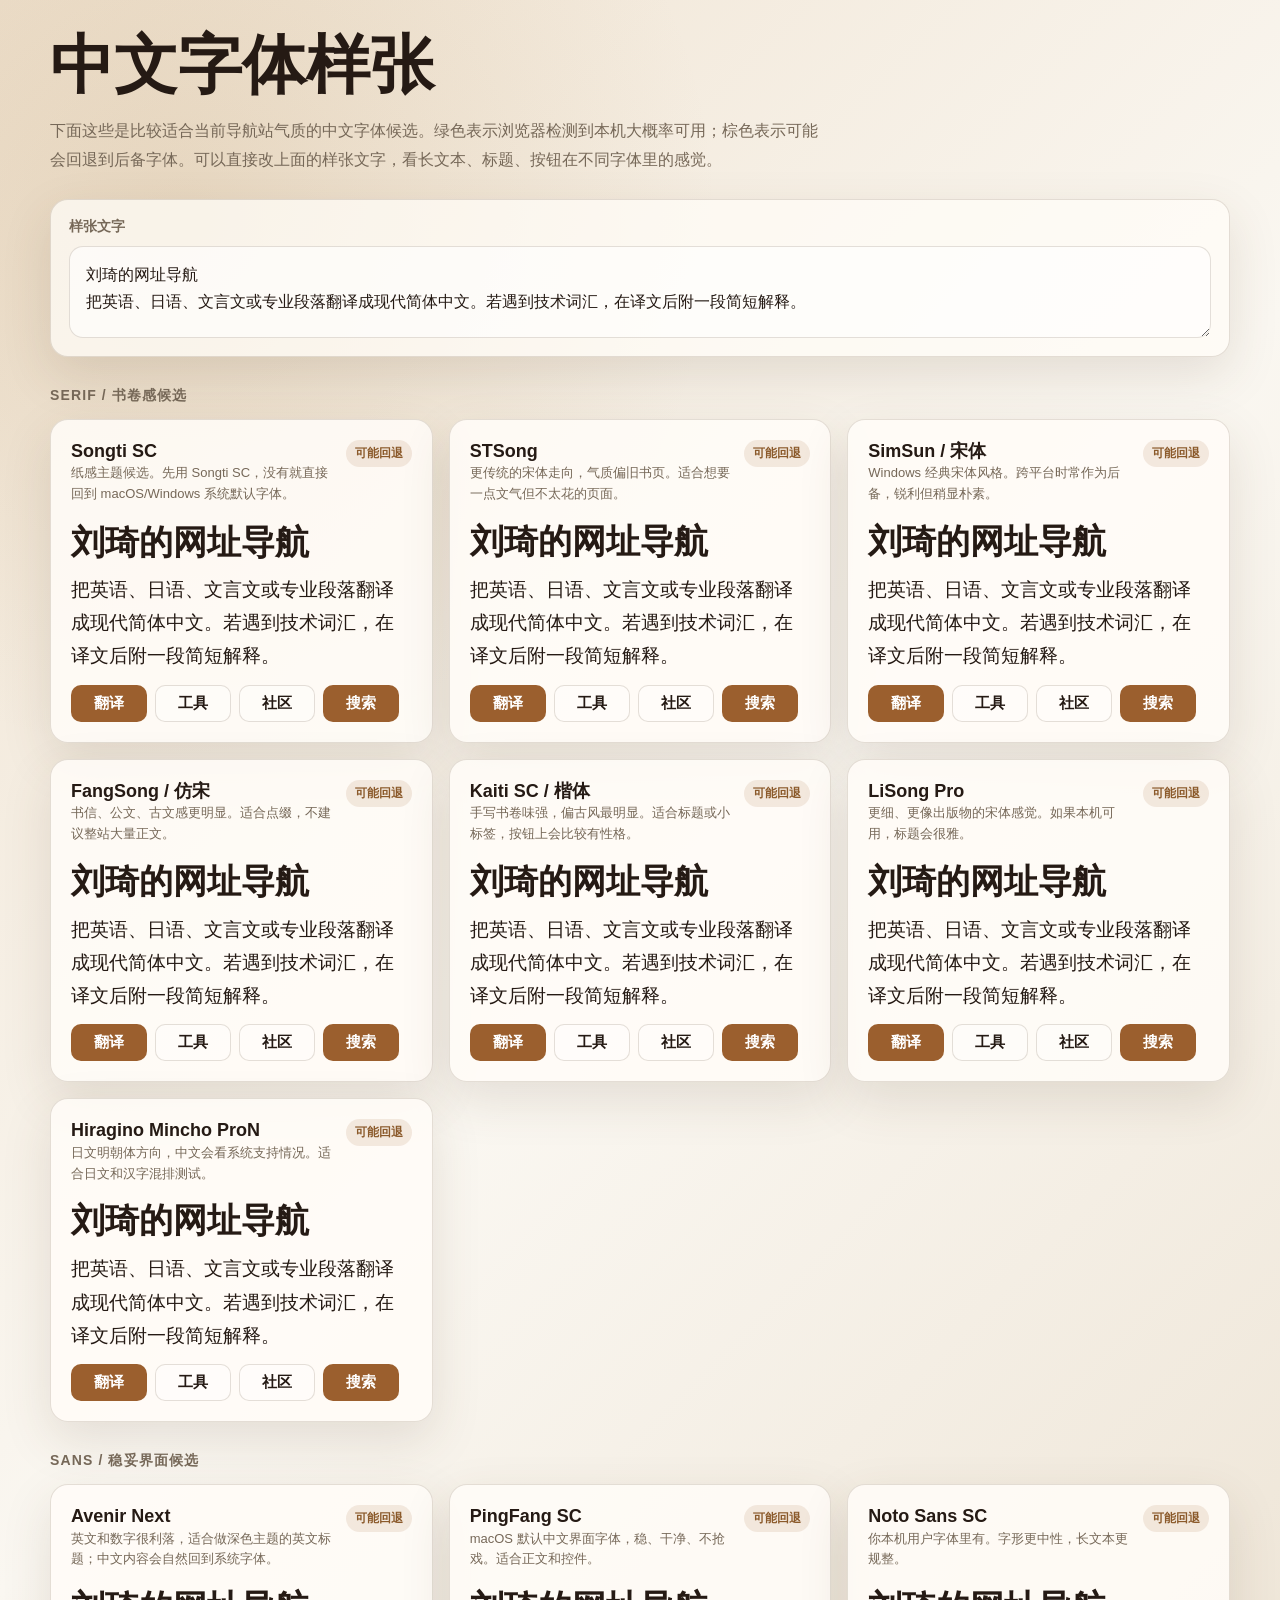
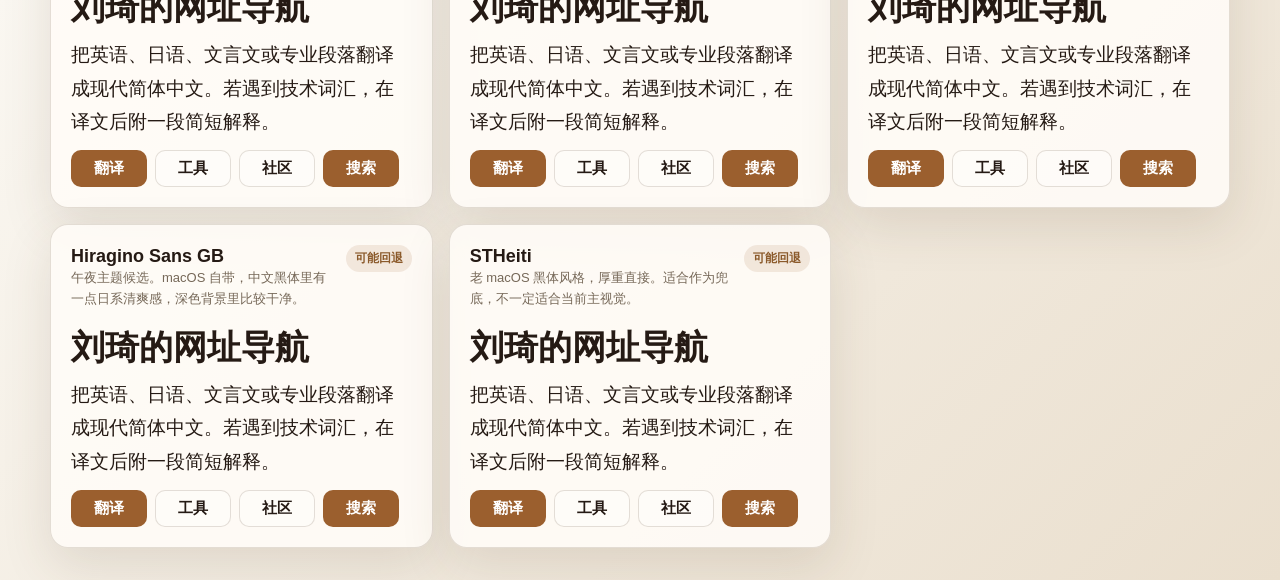
<file: static/font-preview.html>
<!doctype html>
<html lang="zh-CN">
<head>
  <meta charset="utf-8">
  <meta name="viewport" content="width=device-width, initial-scale=1">
  <title>中文字体样张</title>
  <style>
    :root {
      --page: #f3eee6;
      --ink: #251a14;
      --muted: #766858;
      --line: rgba(91, 67, 42, 0.16);
      --panel: rgba(255, 252, 247, 0.88);
      --accent: #9b5f2e;
      --accent-soft: rgba(155, 95, 46, 0.12);
      --shadow: 0 18px 50px rgba(83, 61, 35, 0.13);
      font-family: -apple-system, BlinkMacSystemFont, "Segoe UI", "PingFang SC", sans-serif;
    }

    * {
      box-sizing: border-box;
    }

    body {
      margin: 0;
      min-height: 100vh;
      padding: 32px;
      color: var(--ink);
      background:
        radial-gradient(circle at 14% 10%, rgba(180, 139, 82, 0.18), transparent 24%),
        linear-gradient(135deg, #efe2d0, #faf7f1 46%, #eadfce);
    }

    main {
      width: min(1180px, 100%);
      margin: 0 auto;
    }

    .hero {
      display: grid;
      gap: 18px;
      margin-bottom: 24px;
    }

    h1 {
      margin: 0;
      font-size: clamp(36px, 5vw, 64px);
      line-height: 1.05;
      letter-spacing: 0;
      font-family: "Songti SC", "STSong", "SimSun", serif;
    }

    .intro {
      max-width: 780px;
      margin: 0;
      color: var(--muted);
      font-size: 16px;
      line-height: 1.8;
    }

    .sample-control {
      display: grid;
      gap: 10px;
      padding: 18px;
      margin: 0 0 24px;
      border: 1px solid var(--line);
      border-radius: 18px;
      background: rgba(255, 252, 247, 0.74);
      box-shadow: var(--shadow);
    }

    .sample-control label {
      color: var(--muted);
      font-size: 14px;
      font-weight: 700;
    }

    textarea {
      width: 100%;
      min-height: 92px;
      resize: vertical;
      padding: 14px 16px;
      color: var(--ink);
      background: rgba(255, 255, 255, 0.6);
      border: 1px solid var(--line);
      border-radius: 14px;
      outline: none;
      font: inherit;
      line-height: 1.7;
    }

    textarea:focus {
      border-color: rgba(155, 95, 46, 0.38);
      box-shadow: 0 0 0 4px var(--accent-soft);
    }

    .section-title {
      margin: 30px 0 14px;
      color: var(--muted);
      font-size: 14px;
      font-weight: 900;
      letter-spacing: 0.08em;
      text-transform: uppercase;
    }

    .grid {
      display: grid;
      grid-template-columns: repeat(auto-fit, minmax(290px, 1fr));
      gap: 16px;
    }

    .font-card {
      display: grid;
      gap: 16px;
      min-height: 320px;
      padding: 20px;
      border: 1px solid var(--line);
      border-radius: 18px;
      background: var(--panel);
      box-shadow: var(--shadow);
    }

    .card-top {
      display: flex;
      align-items: flex-start;
      justify-content: space-between;
      gap: 12px;
    }

    .font-name {
      margin: 0;
      font-size: 18px;
      line-height: 1.3;
      font-weight: 900;
    }

    .status {
      flex: 0 0 auto;
      padding: 5px 9px;
      border-radius: 999px;
      color: #8b5a2b;
      background: rgba(155, 95, 46, 0.12);
      font-size: 12px;
      font-weight: 800;
      white-space: nowrap;
    }

    .status.available {
      color: #236044;
      background: rgba(34, 150, 96, 0.14);
    }

    .meta {
      margin: 0;
      color: var(--muted);
      font-size: 13px;
      line-height: 1.6;
    }

    .specimen {
      display: grid;
      gap: 12px;
      padding-top: 2px;
      font-family: var(--preview-font);
    }

    .specimen-title {
      margin: 0;
      font-size: 34px;
      font-weight: 700;
      line-height: 1.12;
    }

    .specimen-text {
      margin: 0;
      font-size: 19px;
      line-height: 1.75;
    }

    .nav-strip {
      display: flex;
      flex-wrap: wrap;
      gap: 8px;
      align-items: center;
      font-family: var(--preview-font);
    }

    .chip {
      min-width: 76px;
      padding: 8px 12px;
      border: 1px solid var(--line);
      border-radius: 10px;
      background: rgba(255, 255, 255, 0.36);
      text-align: center;
      font-size: 15px;
      font-weight: 700;
    }

    .chip.primary {
      color: #fff;
      background: var(--accent);
      border-color: transparent;
    }

    @media (max-width: 700px) {
      body {
        padding: 18px;
      }

      .font-card {
        min-height: auto;
      }
    }
  </style>
</head>
<body>
  <main>
    <section class="hero" aria-label="页面说明">
      <h1>中文字体样张</h1>
      <p class="intro">下面这些是比较适合当前导航站气质的中文字体候选。绿色表示浏览器检测到本机大概率可用；棕色表示可能会回退到后备字体。可以直接改上面的样张文字，看长文本、标题、按钮在不同字体里的感觉。</p>
    </section>

    <section class="sample-control" aria-label="样张文本">
      <label for="sample-text">样张文字</label>
      <textarea id="sample-text" spellcheck="false">刘琦的网址导航
把英语、日语、文言文或专业段落翻译成现代简体中文。若遇到技术词汇，在译文后附一段简短解释。</textarea>
    </section>

    <h2 class="section-title">Serif / 书卷感候选</h2>
    <section class="grid" id="serif-grid"></section>

    <h2 class="section-title">Sans / 稳妥界面候选</h2>
    <section class="grid" id="sans-grid"></section>
  </main>

  <template id="font-card-template">
    <article class="font-card">
      <div class="card-top">
        <div>
          <h3 class="font-name"></h3>
          <p class="meta"></p>
        </div>
        <span class="status">检测中</span>
      </div>
      <div class="specimen">
        <p class="specimen-title"></p>
        <p class="specimen-text"></p>
        <div class="nav-strip" aria-hidden="true">
          <span class="chip primary">翻译</span>
          <span class="chip">工具</span>
          <span class="chip">社区</span>
          <span class="chip primary">搜索</span>
        </div>
      </div>
    </article>
  </template>

  <script>
    const serifFonts = [
      {
        name: "Songti SC",
        stack: '"Songti SC", system-ui, -apple-system, "Segoe UI", "PingFang SC", "Microsoft YaHei", sans-serif',
        note: "纸感主题候选。先用 Songti SC，没有就直接回到 macOS/Windows 系统默认字体。"
      },
      {
        name: "STSong",
        stack: '"STSong", "Songti SC", "SimSun", serif',
        note: "更传统的宋体走向，气质偏旧书页。适合想要一点文气但不太花的页面。"
      },
      {
        name: "SimSun / 宋体",
        stack: '"SimSun", "Songti SC", "STSong", serif',
        note: "Windows 经典宋体风格。跨平台时常作为后备，锐利但稍显朴素。"
      },
      {
        name: "FangSong / 仿宋",
        stack: '"FangSong", "STFangsong", "FangSong_GB2312", serif',
        note: "书信、公文、古文感更明显。适合点缀，不建议整站大量正文。"
      },
      {
        name: "Kaiti SC / 楷体",
        stack: '"Kaiti SC", "STKaiti", "KaiTi", serif',
        note: "手写书卷味强，偏古风最明显。适合标题或小标签，按钮上会比较有性格。"
      },
      {
        name: "LiSong Pro",
        stack: '"LiSong Pro", "Songti SC", "STSong", serif',
        note: "更细、更像出版物的宋体感觉。如果本机可用，标题会很雅。"
      },
      {
        name: "Hiragino Mincho ProN",
        stack: '"Hiragino Mincho ProN", "Songti SC", serif',
        note: "日文明朝体方向，中文会看系统支持情况。适合日文和汉字混排测试。"
      }
    ];

    const sansFonts = [
      {
        name: "Avenir Next",
        stack: '"Avenir Next", system-ui, -apple-system, "Segoe UI", "PingFang SC", "Microsoft YaHei", sans-serif',
        note: "英文和数字很利落，适合做深色主题的英文标题；中文内容会自然回到系统字体。"
      },
      {
        name: "PingFang SC",
        stack: '"PingFang SC", -apple-system, BlinkMacSystemFont, sans-serif',
        note: "macOS 默认中文界面字体，稳、干净、不抢戏。适合正文和控件。"
      },
      {
        name: "Noto Sans SC",
        stack: '"Noto Sans SC", "PingFang SC", sans-serif',
        note: "你本机用户字体里有。字形更中性，长文本更规整。"
      },
      {
        name: "Hiragino Sans GB",
        stack: '"Hiragino Sans GB", "PingFang SC", sans-serif',
        note: "午夜主题候选。macOS 自带，中文黑体里有一点日系清爽感，深色背景里比较干净。"
      },
      {
        name: "STHeiti",
        stack: '"STHeiti", "Heiti SC", "PingFang SC", sans-serif',
        note: "老 macOS 黑体风格，厚重直接。适合作为兜底，不一定适合当前主视觉。"
      }
    ];

    const sampleInput = document.getElementById("sample-text");
    const template = document.getElementById("font-card-template");

    function renderFonts(fonts, targetId) {
      const target = document.getElementById(targetId);
      target.innerHTML = "";
      for (const font of fonts) {
        const card = template.content.firstElementChild.cloneNode(true);
        card.style.setProperty("--preview-font", font.stack);
        card.querySelector(".font-name").textContent = font.name;
        card.querySelector(".meta").textContent = font.note;
        card.dataset.fontName = font.name;
        card.dataset.fontStack = font.stack;
        target.appendChild(card);
      }
    }

    function syncSampleText() {
      const lines = sampleInput.value.trim().split(/\n+/);
      const title = lines[0] || "刘琦的网址导航";
      const body = lines.slice(1).join(" ") || "把英语、日语、文言文或专业段落翻译成现代简体中文。";
      document.querySelectorAll(".specimen-title").forEach(node => node.textContent = title);
      document.querySelectorAll(".specimen-text").forEach(node => node.textContent = body);
    }

    function textWidth(fontFamily, baseFamily) {
      const canvas = textWidth.canvas || (textWidth.canvas = document.createElement("canvas"));
      const context = canvas.getContext("2d");
      context.font = `72px ${fontFamily}, ${baseFamily}`;
      return context.measureText("刘琦的网址导航 Translation 1234567890").width;
    }

    function detectFont(fontName) {
      const quoted = `"${fontName}"`;
      const bases = ["serif", "sans-serif", "monospace"];
      return bases.some(base => Math.abs(textWidth(quoted, base) - textWidth("definitely-not-a-real-font", base)) > 0.5);
    }

    function detectAvailability() {
      document.querySelectorAll(".font-card").forEach(card => {
        const status = card.querySelector(".status");
        const names = card.dataset.fontStack
          .match(/"([^"]+)"/g)
          ?.map(name => name.replaceAll('"', "")) || [];
        const available = names.find(detectFont);
        if (available) {
          status.textContent = `可用：${available}`;
          status.classList.add("available");
        } else {
          status.textContent = "可能回退";
          status.classList.remove("available");
        }
      });
    }

    renderFonts(serifFonts, "serif-grid");
    renderFonts(sansFonts, "sans-grid");
    syncSampleText();
    detectAvailability();
    sampleInput.addEventListener("input", syncSampleText);
  </script>
</body>
</html>
</file>
